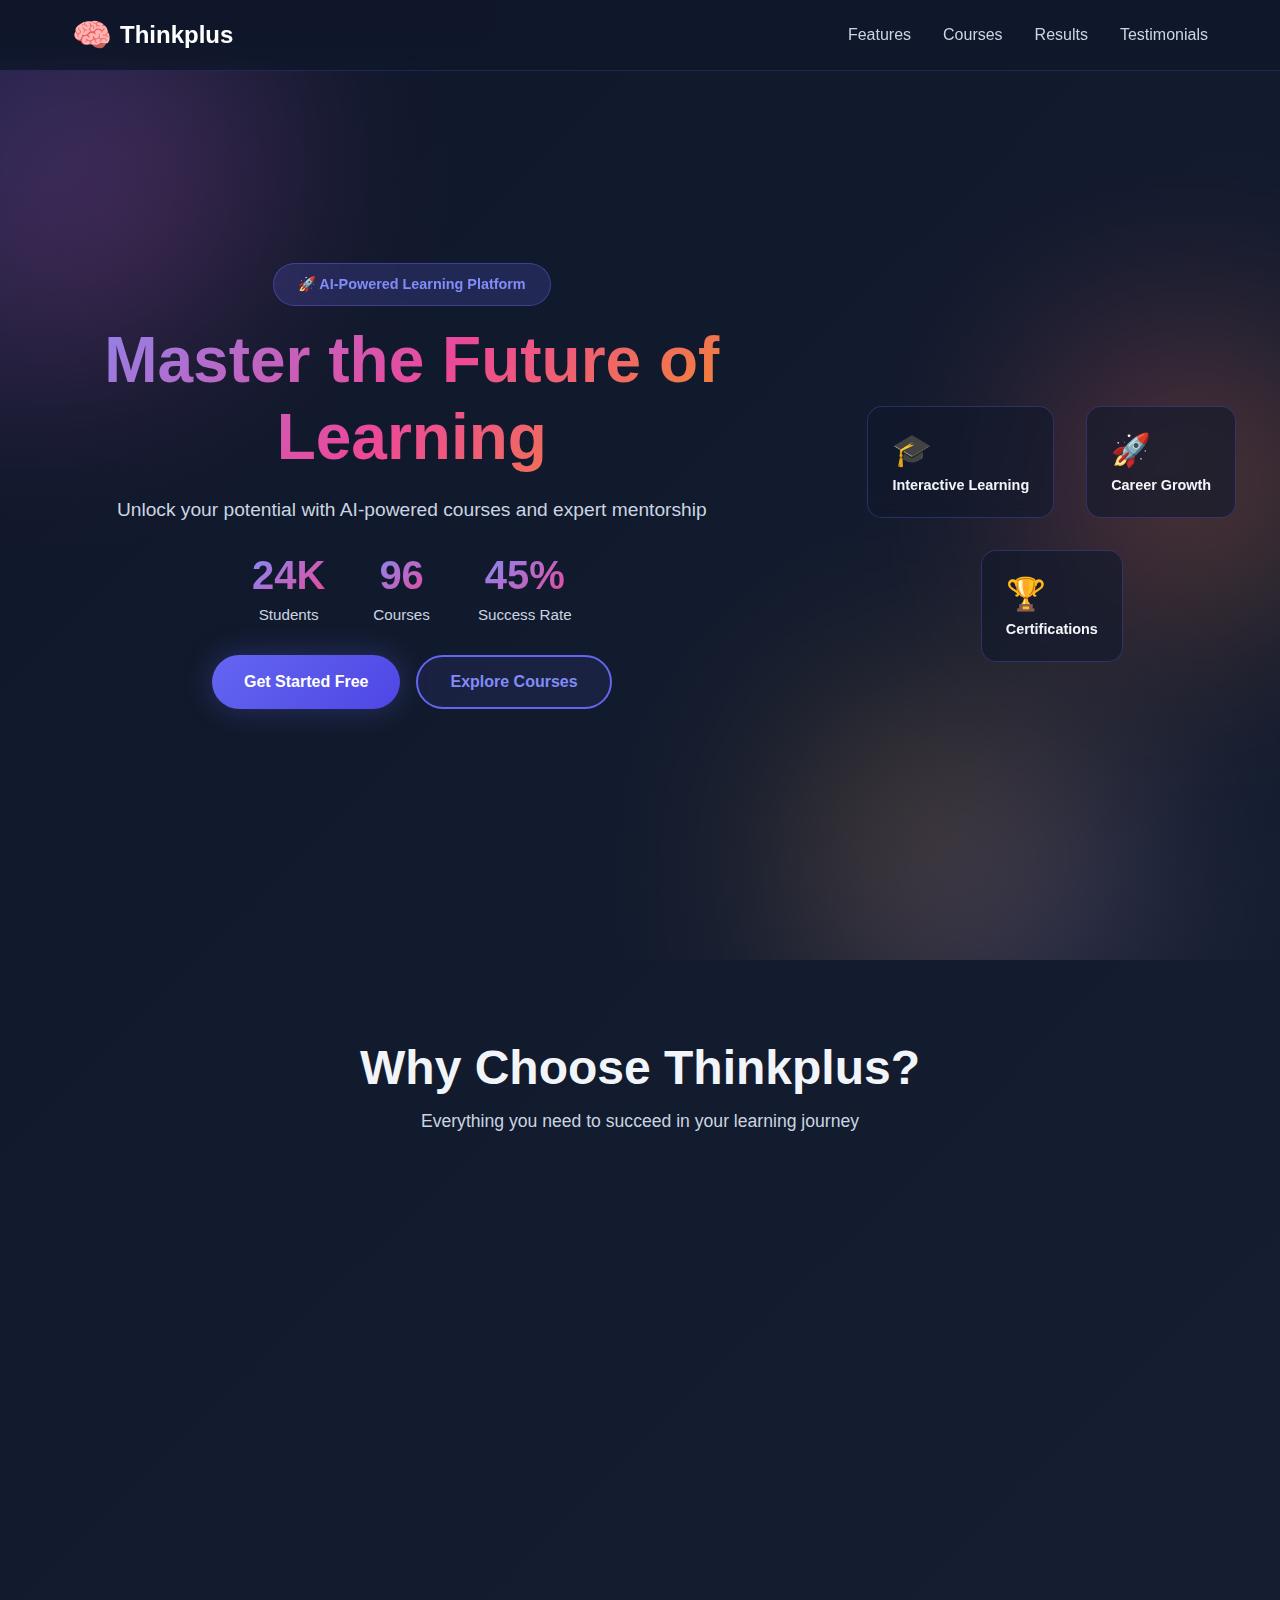
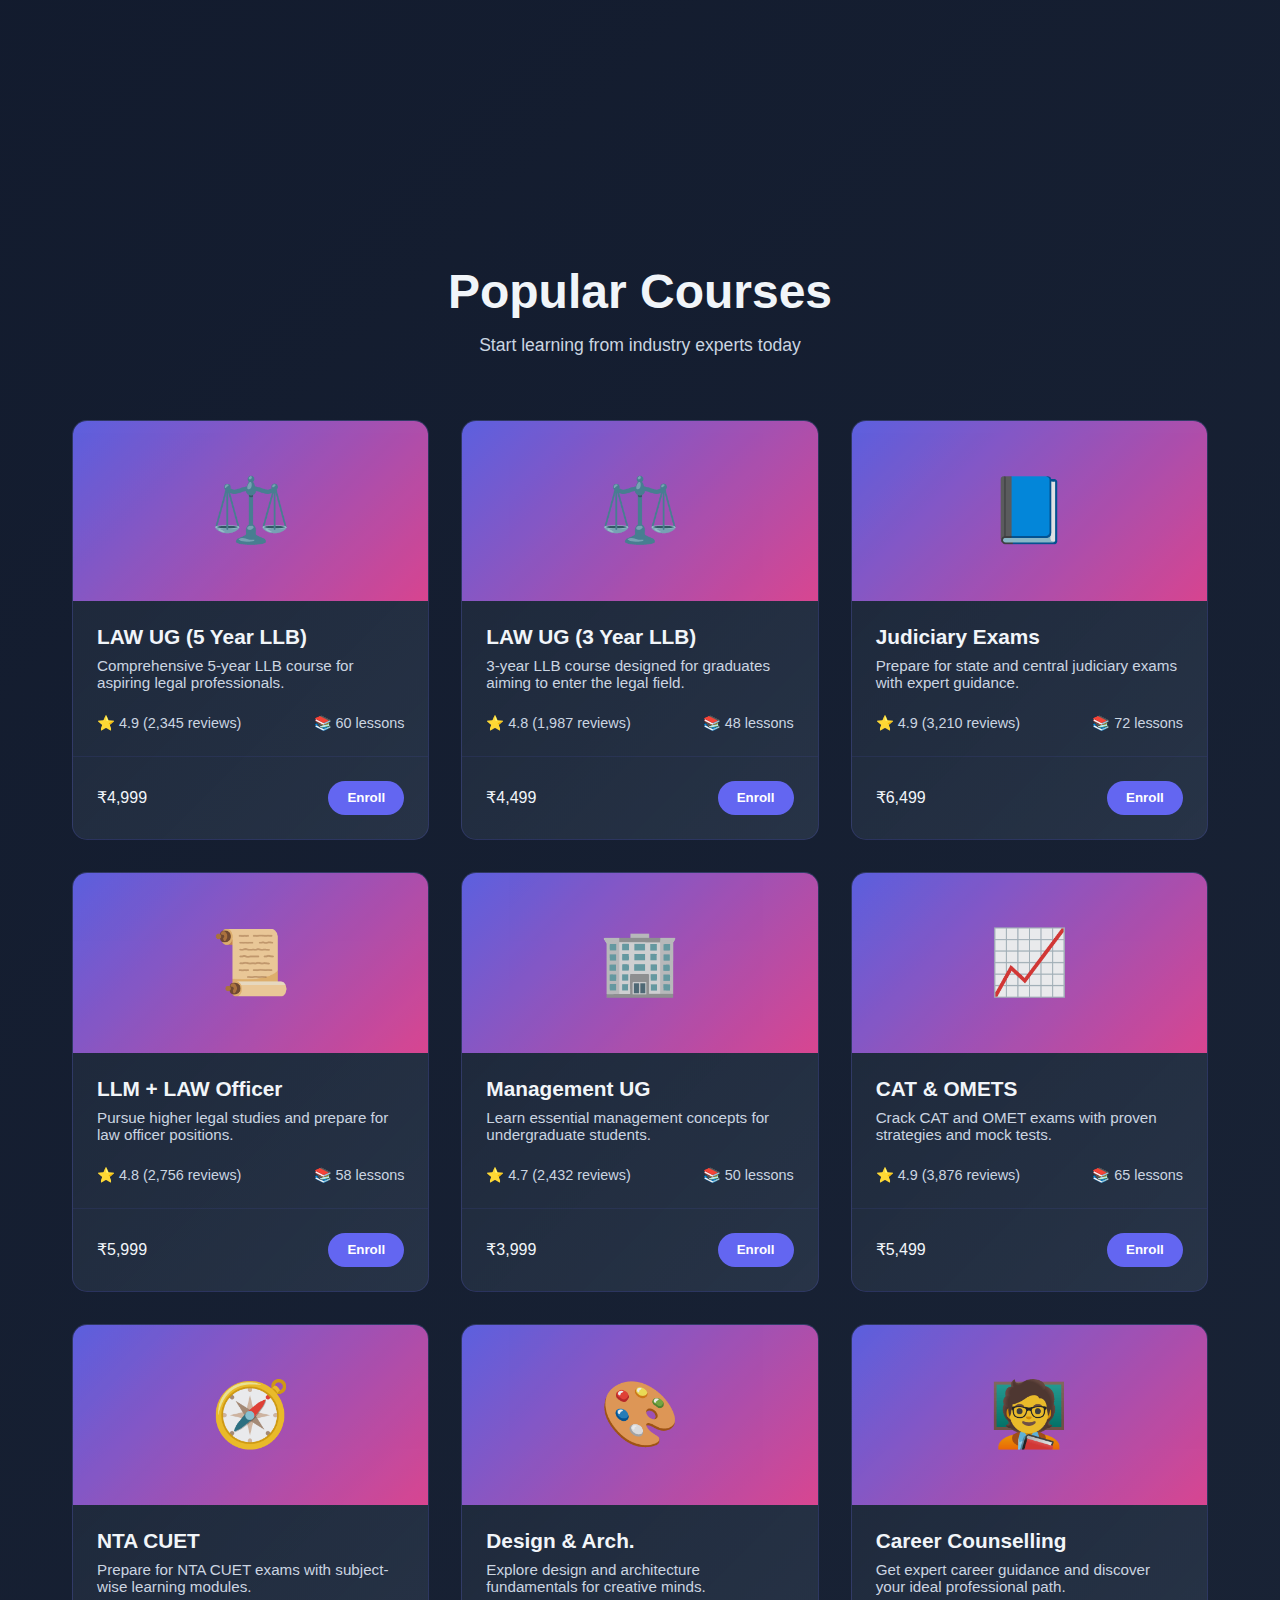
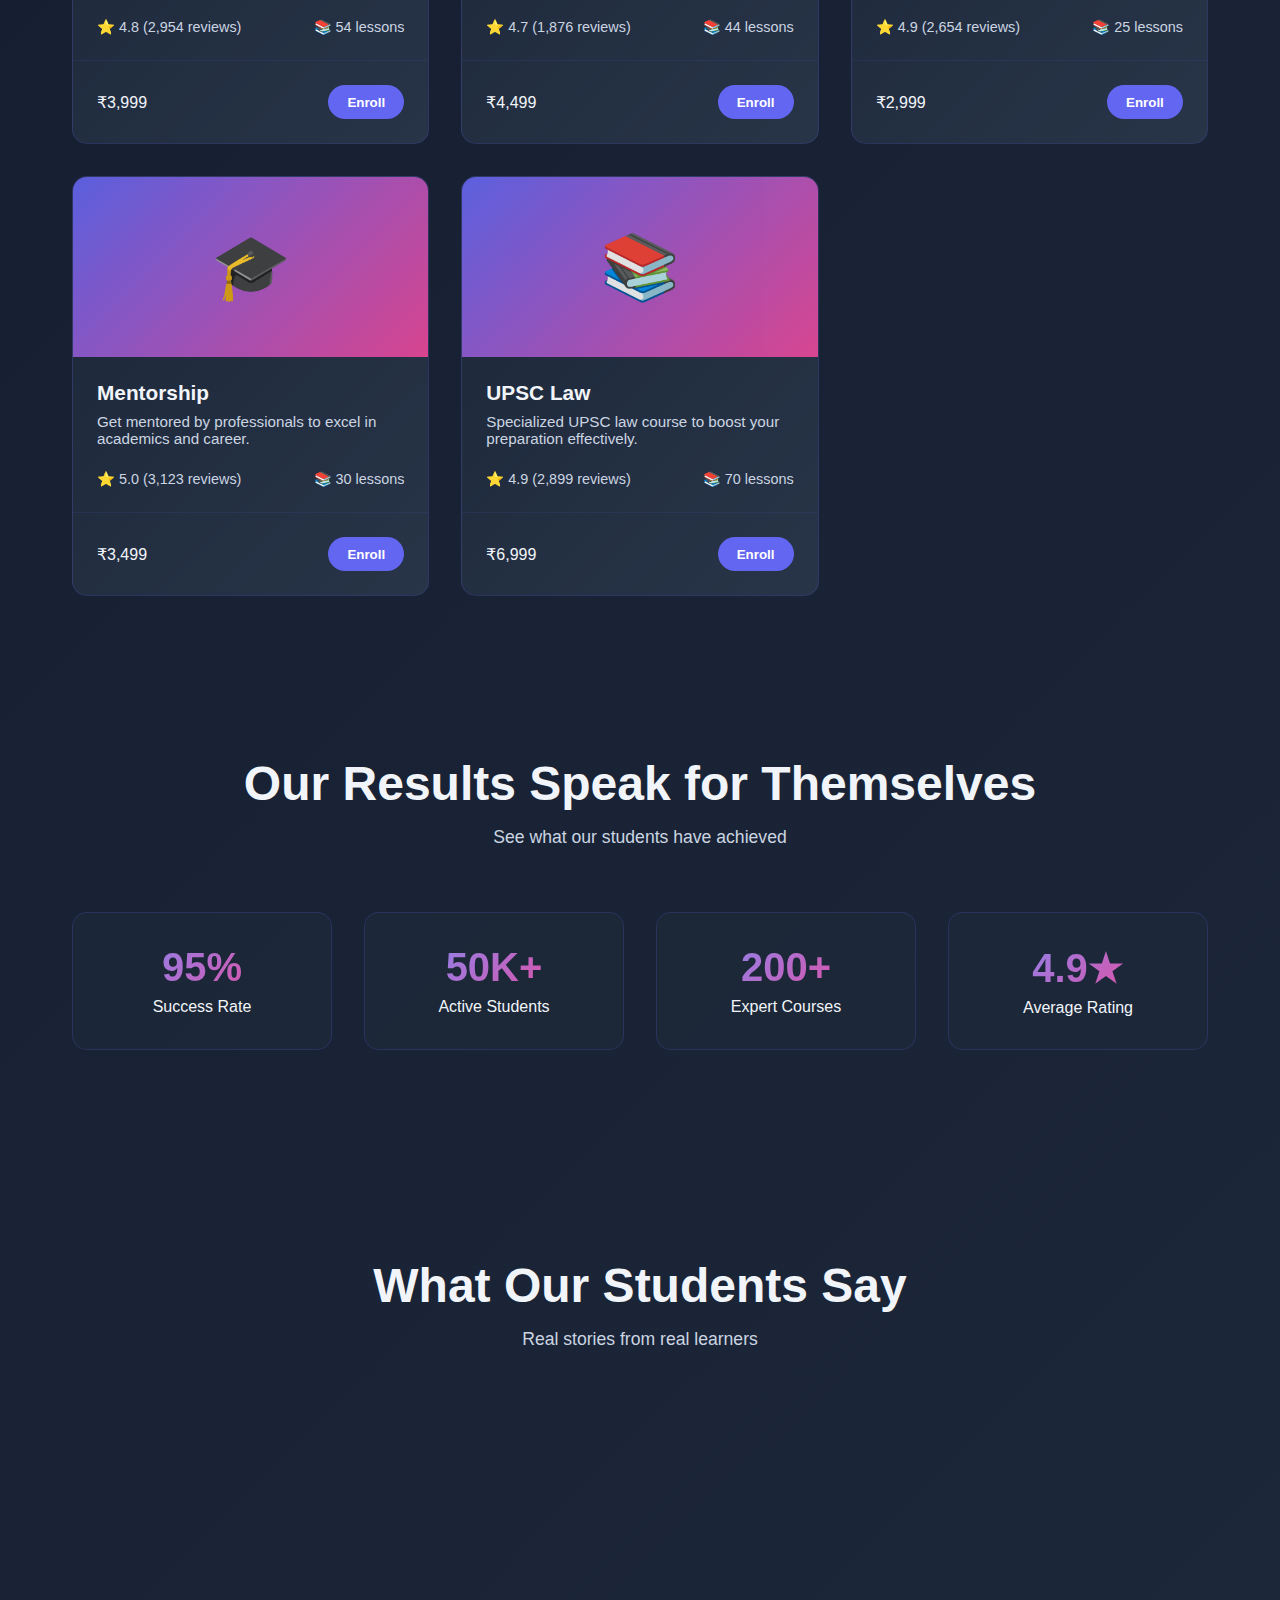
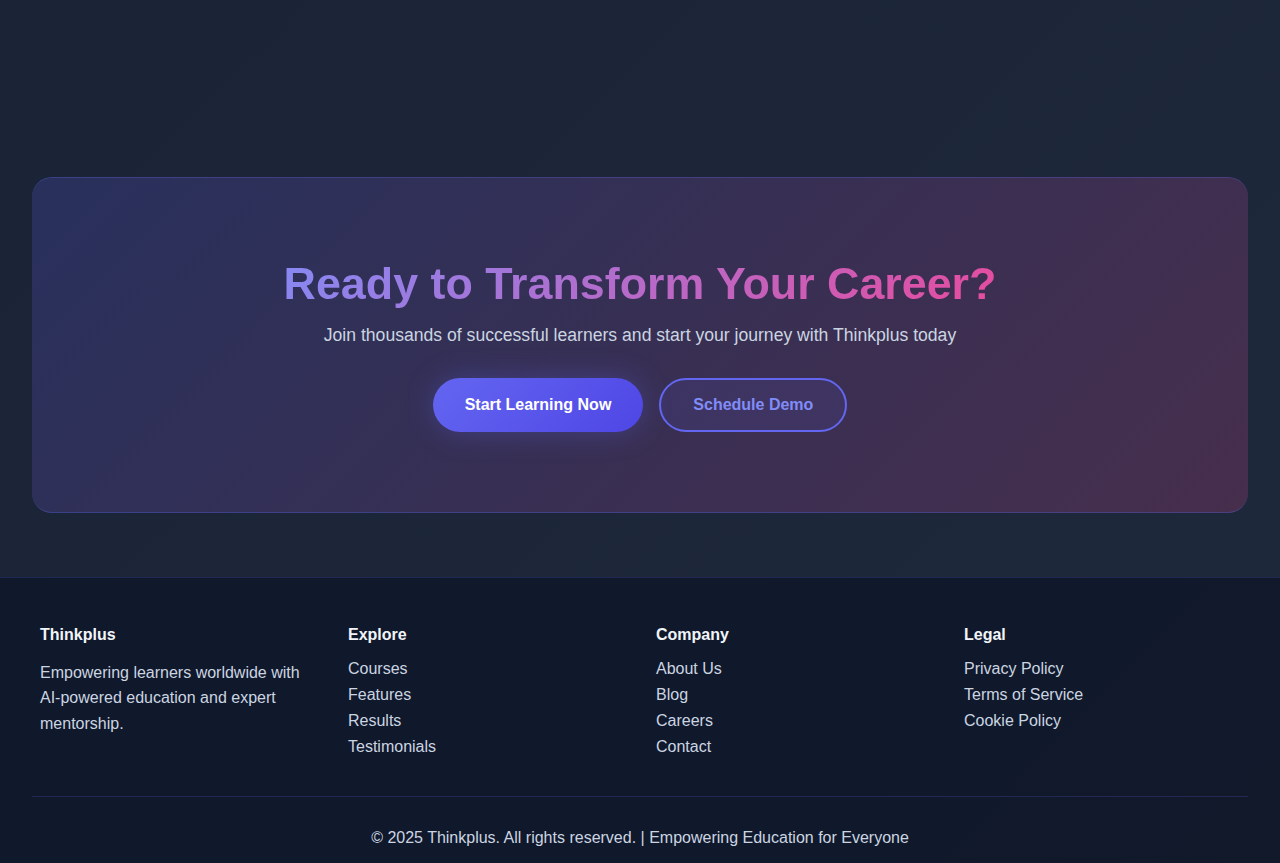
<file: index.html>
<!DOCTYPE html>
<html lang="en">
<head>
    <meta charset="UTF-8">
    <meta name="viewport" content="width=device-width, initial-scale=1.0">
    <title>Thinkplus - Master the Future of Learning</title>
    <link rel="stylesheet" href="styles.css">
</head>
<body>
    
    <nav class="navbar">
        <div class="nav-container">
            <a href="#" class="logo">
                <span class="logo-icon">🧠</span>
                <span>Thinkplus</span>
            </a>
            <ul class="nav-links">
                <li><a href="#features">Features</a></li>
                <li><a href="#courses">Courses</a></li>
                <li><a href="#results">Results</a></li>
                <li><a href="#testimonials">Testimonials</a></li>
            </ul>
            <button class="hamburger">
                <span></span>
                <span></span>
                <span></span>
            </button>
        </div>
    </nav>

    
    <section class="hero" id="hero">
        <div class="hero-background">
            <div class="gradient-blob blob-1"></div>
            <div class="gradient-blob blob-2"></div>
            <div class="gradient-blob blob-3"></div>
        </div>
        <div class="hero-content">
            <div class="hero-badge">🚀 AI-Powered Learning Platform</div>
            <h1 class="hero-title">Master the Future of <span class="gradient-text">Learning</span></h1>
            <p class="hero-subtitle">Unlock your potential with AI-powered courses and expert mentorship</p>
            
            
            <div class="hero-stats">
                <div class="stat">
                    <span class="stat-number" data-target="50000">0</span>
                    <span class="stat-label">Students</span>
                </div>
                <div class="stat">
                    <span class="stat-number" data-target="200">0</span>
                    <span class="stat-label">Courses</span>
                </div>
                <div class="stat">
                    <span class="stat-number" data-target="95">0</span>
                    <span class="stat-label">Success Rate</span>
                </div>
            </div>
            
            <div class="hero-buttons">
                <button class="btn btn-primary">Get Started Free</button>
                <a href="#courses"><button class="btn btn-secondary">Explore Courses</button></a>
            </div>
        </div>
        <div class="floating-cards">
            <div class="float-card card-1">
                <div class="card-icon">🎓</div>
                <p>Interactive Learning</p>
            </div>
            <div class="float-card card-2">
                <div class="card-icon">🚀</div>
                <p>Career Growth</p>
            </div>
            <div class="float-card card-3">
                <div class="card-icon">🏆</div>
                <p>Certifications</p>
            </div>
        </div>
    </section>

    
    <section class="features" id="features">
        <div class="section-header">
            <h2>Why Choose Thinkplus?</h2>
            <p>Everything you need to succeed in your learning journey</p>
        </div>
        <div class="features-grid">
            <div class="feature-card">
                <span class="feature-icon">🤖</span>
                <h3>AI Mentorship</h3>
                <p>Get personalized guidance from our advanced AI system that adapts to your learning style and pace.</p>
            </div>
            <div class="feature-card">
                <span class="feature-icon">📊</span>
                <h3>Progress Tracking</h3>
                <p>Real-time analytics and detailed progress reports to keep you motivated and on track.</p>
            </div>
            <div class="feature-card">
                <span class="feature-icon">🎯</span>
                <h3>Goal Setting</h3>
                <p>Set and achieve your learning goals with our intelligent goal management system.</p>
            </div>
            <div class="feature-card">
                <span class="feature-icon">👥</span>
                <h3>Community</h3>
                <p>Connect with thousands of learners, share knowledge, and grow together in our vibrant community.</p>
            </div>
            <div class="feature-card">
                <span class="feature-icon">📱</span>
                <h3>Learn Anywhere</h3>
                <p>Access courses on any device, anytime, anywhere. Learn at your own pace with offline support.</p>
            </div>
            <div class="feature-card">
                <span class="feature-icon">🏅</span>
                <h3>Certifications</h3>
                <p>Earn industry-recognized certificates that boost your career and professional profile.</p>
            </div>
        </div>
    </section>

    
   <section class="courses" id="courses">
  <div class="section-header">
    <h2>Popular Courses</h2>
    <p>Start learning from industry experts today</p>
  </div>
  <div class="courses-grid">

    <div class="course-card" data-course="law-ug-5yr">
      <div class="course-image">⚖️</div>
      <h3>LAW UG (5 Year LLB)</h3>
      <p class="course-desc">Comprehensive 5-year LLB course for aspiring legal professionals.</p>
      <div class="course-meta">
        <span>⭐ 4.9 (2,345 reviews)</span>
        <span>📚 60 lessons</span>
      </div>
      <div class="course-footer">
        <span>₹4,999</span>
        <button class="btn-course">Enroll</button>
      </div>
    </div>

    <div class="course-card" data-course="law-ug-3yr">
      <div class="course-image">⚖️</div>
      <h3>LAW UG (3 Year LLB)</h3>
      <p class="course-desc">3-year LLB course designed for graduates aiming to enter the legal field.</p>
      <div class="course-meta">
        <span>⭐ 4.8 (1,987 reviews)</span>
        <span>📚 48 lessons</span>
      </div>
      <div class="course-footer">
        <span>₹4,499</span>
        <button class="btn-course">Enroll</button>
      </div>
    </div>

    <div class="course-card" data-course="judiciary">
      <div class="course-image">📘</div>
      <h3>Judiciary Exams</h3>
      <p class="course-desc">Prepare for state and central judiciary exams with expert guidance.</p>
      <div class="course-meta">
        <span>⭐ 4.9 (3,210 reviews)</span>
        <span>📚 72 lessons</span>
      </div>
      <div class="course-footer">
        <span>₹6,499</span>
        <button class="btn-course">Enroll</button>
      </div>
    </div>

    <div class="course-card" data-course="llm-law-officer">
      <div class="course-image">📜</div>
      <h3>LLM + LAW Officer</h3>
      <p class="course-desc">Pursue higher legal studies and prepare for law officer positions.</p>
      <div class="course-meta">
        <span>⭐ 4.8 (2,756 reviews)</span>
        <span>📚 58 lessons</span>
      </div>
      <div class="course-footer">
        <span>₹5,999</span>
        <button class="btn-course">Enroll</button>
      </div>
    </div>

    <div class="course-card" data-course="management-ug">
      <div class="course-image">🏢</div>
      <h3>Management UG</h3>
      <p class="course-desc">Learn essential management concepts for undergraduate students.</p>
      <div class="course-meta">
        <span>⭐ 4.7 (2,432 reviews)</span>
        <span>📚 50 lessons</span>
      </div>
      <div class="course-footer">
        <span>₹3,999</span>
        <button class="btn-course">Enroll</button>
      </div>
    </div>

    <div class="course-card" data-course="cat-omets">
      <div class="course-image">📈</div>
      <h3>CAT & OMETS</h3>
      <p class="course-desc">Crack CAT and OMET exams with proven strategies and mock tests.</p>
      <div class="course-meta">
        <span>⭐ 4.9 (3,876 reviews)</span>
        <span>📚 65 lessons</span>
      </div>
      <div class="course-footer">
        <span>₹5,499</span>
        <button class="btn-course">Enroll</button>
      </div>
    </div>

    <div class="course-card" data-course="nta-cuet">
      <div class="course-image">🧭</div>
      <h3>NTA CUET</h3>
      <p class="course-desc">Prepare for NTA CUET exams with subject-wise learning modules.</p>
      <div class="course-meta">
        <span>⭐ 4.8 (2,954 reviews)</span>
        <span>📚 54 lessons</span>
      </div>
      <div class="course-footer">
        <span>₹3,999</span>
        <button class="btn-course">Enroll</button>
      </div>
    </div>

    <div class="course-card" data-course="design-arch">
      <div class="course-image">🎨</div>
      <h3>Design & Arch.</h3>
      <p class="course-desc">Explore design and architecture fundamentals for creative minds.</p>
      <div class="course-meta">
        <span>⭐ 4.7 (1,876 reviews)</span>
        <span>📚 44 lessons</span>
      </div>
      <div class="course-footer">
        <span>₹4,499</span>
        <button class="btn-course">Enroll</button>
      </div>
    </div>

    <div class="course-card" data-course="counselling">
      <div class="course-image">🧑‍🏫</div>
      <h3>Career Counselling</h3>
      <p class="course-desc">Get expert career guidance and discover your ideal professional path.</p>
      <div class="course-meta">
        <span>⭐ 4.9 (2,654 reviews)</span>
        <span>📚 25 lessons</span>
      </div>
      <div class="course-footer">
        <span>₹2,999</span>
        <button class="btn-course">Enroll</button>
      </div>
    </div>

    <div class="course-card" data-course="mentorship">
      <div class="course-image">🎓</div>
      <h3>Mentorship</h3>
      <p class="course-desc">Get mentored by professionals to excel in academics and career.</p>
      <div class="course-meta">
        <span>⭐ 5.0 (3,123 reviews)</span>
        <span>📚 30 lessons</span>
      </div>
      <div class="course-footer">
        <span>₹3,499</span>
        <button class="btn-course">Enroll</button>
      </div>
    </div>

    <div class="course-card" data-course="upsc-law">
      <div class="course-image">📚</div>
      <h3>UPSC Law</h3>
      <p class="course-desc">Specialized UPSC law course to boost your preparation effectively.</p>
      <div class="course-meta">
        <span>⭐ 4.9 (2,899 reviews)</span>
        <span>📚 70 lessons</span>
      </div>
      <div class="course-footer">
        <span>₹6,999</span>
        <button class="btn-course">Enroll</button>
      </div>
    </div>

  </div>
</section>



    
    <section class="results" id="results">
        <div class="section-header">
            <h2>Our Results Speak for Themselves</h2>
            <p>See what our students have achieved</p>
        </div>
        <div class="results-container">
            <div class="result-item">
                <div class="result-number">95%</div>
                <p>Success Rate</p>
            </div>
            <div class="result-item">
                <div class="result-number">50K+</div>
                <p>Active Students</p>
            </div>
            <div class="result-item">
                <div class="result-number">200+</div>
                <p>Expert Courses</p>
            </div>
            <div class="result-item">
                <div class="result-number">4.9★</div>
                <p>Average Rating</p>
            </div>
        </div>
    </section>

    
    <section class="testimonials" id="testimonials">
        <div class="section-header">
            <h2>What Our Students Say</h2>
            <p>Real stories from real learners</p>
        </div>
        <div class="testimonial-grid">
            <div class="feature-card">
                <p>"Thinkplus changed my career! The AI mentorship is incredible and the courses are super practical."</p>
                <div class="testimonial-author">
                    <div class="avatar">AK</div>
                    <div>
                        <strong>Arjun Kumar</strong>
                        <span>Software Engineer at Google</span>
                    </div>
                </div>
            </div>

            <div class="feature-card">
                <p>"I went from zero coding knowledge to landing my first dev job in 6 months. Best investment ever!"</p>
                <div class="testimonial-author">
                    <div class="avatar">RP</div>
                    <div>
                        <strong>Rohan Patel</strong>
                        <span>Full Stack Developer</span>
                    </div>
                </div>
            </div>

            <div class="feature-card">
                <p>"The community support and expert instructors made all the difference. Highly recommended!"</p>
                <div class="testimonial-author">
                    <div class="avatar">PR</div>
                    <div>
                        <strong>Priya Sharma</strong>
                        <span>Data Scientist at Microsoft</span>
                    </div>
                </div>
            </div>

            <div class="feature-card">
                <p>"Flexible learning, amazing content, and real-world projects. This is the future of education!"</p>
                <div class="testimonial-author">
                    <div class="avatar">VD</div>
                    <div>
                        <strong>Vikram Deshmukh</strong>
                        <span>Product Manager at Amazon</span>
                    </div>
                </div>
            </div>
        </div>
    </section>

    
    <div id="enrollmentModal" class="modal">
        <div class="modal-content">
            <span class="close">&times;</span>
            <h2>Enroll in Course</h2>
            <form id="enrollmentForm">
                <input type="text" id="studentName" placeholder="Full Name" required>
                <input type="email" id="studentEmail" placeholder="Email Address" required>
                <input type="tel" id="studentPhone" placeholder="Phone Number" required>
                <select id="courseSelect" required>
                    <option value="">Select a Course</option>
                </select>
                <button type="submit" class="btn btn-primary">Complete Enrollment</button>
            </form>
        </div>
    </div>

    
    <section class="cta">
        <div class="cta-content">
            <h2>Ready to Transform Your Career?</h2>
            <p>Join thousands of successful learners and start your journey with Thinkplus today</p>
            <div class="cta-buttons">
                <button class="btn btn-primary">Start Learning Now</button>
                <button class="btn btn-secondary">Schedule Demo</button>
            </div>
        </div>
    </section>

    
    <footer class="footer">
        <div class="footer-content">
            <div class="footer-section">
                <h4>Thinkplus</h4>
                <p>Empowering learners worldwide with AI-powered education and expert mentorship.</p>
            </div>
            <div class="footer-section">
                <h4>Explore</h4>
                <ul>
                    <li><a href="#courses">Courses</a></li>
                    <li><a href="#features">Features</a></li>
                    <li><a href="#results">Results</a></li>
                    <li><a href="#testimonials">Testimonials</a></li>
                </ul>
            </div>
            <div class="footer-section">
                <h4>Company</h4>
                <ul>
                    <li><a href="#">About Us</a></li>
                    <li><a href="#">Blog</a></li>
                    <li><a href="#">Careers</a></li>
                    <li><a href="#">Contact</a></li>
                </ul>
            </div>
            <div class="footer-section">
                <h4>Legal</h4>
                <ul>
                    <li><a href="#">Privacy Policy</a></li>
                    <li><a href="#">Terms of Service</a></li>
                    <li><a href="#">Cookie Policy</a></li>
                </ul>
            </div>
        </div>
        <div class="footer-bottom">
            <p>&copy; 2025 Thinkplus. All rights reserved. | Empowering Education for Everyone</p>
        </div>
    </footer>

    <script src="script.js"></script>
</body>
</html>
</file>
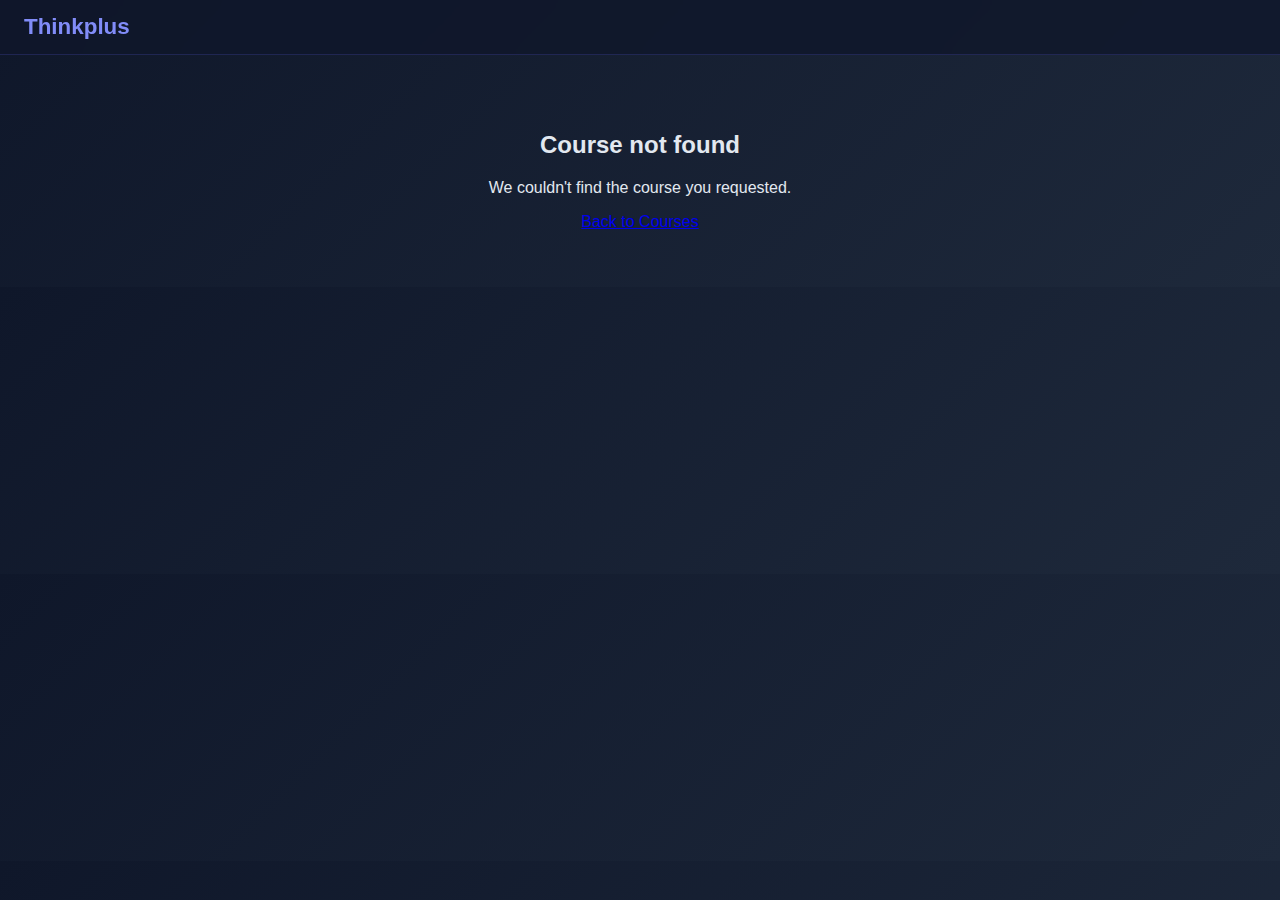
<file: course.html>
<!DOCTYPE html>
<html lang="en">
<head>
  <meta charset="utf-8" />
  <meta name="viewport" content="width=device-width,initial-scale=1" />
  <title>Course Details</title>
  <link rel="stylesheet" href="cstyles.css" />
</head>
<body>
  <header class="site-header">
    <div class="container">
      <a href="index.html" class="brand">Thinkplus</a>
    </div>
  </header>

  <main>
    <section class="course-hero">
      
      <div class="course-main">
        <div class="top">
          <div style="display:flex;gap:18px;align-items:flex-start;">
            <div class="course-thumb" id="course-thumb">📚</div>
            <div style="flex:1">
              <h1 class="course-title" id="course-title">Course Title</h1>
              <div class="course-meta" id="course-meta">⭐ 4.9 • 5,234 students • 60 lessons</div>
              <div class="instructor">
                <div class="avatar">IN</div>
                <div> 
                  <div id="instructor-name" style="font-weight:600">Instructor Name</div>
                  <div id="instructor-bio" style="font-size:13px;color:var(--text-muted)">Instructor title · 10 courses</div>
                </div>
              </div>
            </div>
          </div>
        </div>

        <div class="section" id="what-you-learn">
          <h3>What you'll learn</h3>
          <ul id="learn-list"></ul>
        </div>

        <div class="section" id="curriculum">
          <h3>Curriculum</h3>
          <div id="curriculum-list"></div>
        </div>

        <div class="section" id="description">
          <h3>Course description</h3>
          <p id="course-desc"></p>
        </div>

        <div class="section" id="reviews">
          <h3>Reviews</h3>
          <div id="reviews-list"></div>
        </div>
      </div>

      
      <aside class="course-sidebar">
        <div id="sidebar-thumb" style="margin-bottom:12px;"></div>
        <div class="price" id="course-price">₹0</div>
        <button id="enroll-cta" class="btn-enroll">Enroll now</button>
        <p style="font-size:13px;color:var(--text-muted);margin-top:8px">30-day money-back guarantee</p>

        <div style="margin-top:14px;font-size:13px;color:var(--text-muted);text-align:left;">
          <div><strong>Level:</strong> <span id="course-level">All Levels</span></div>
          <div><strong>Language:</strong> <span id="course-language">English</span></div>
          <div><strong>Subtitles:</strong> <span id="course-subtitles">English</span></div>
        </div>
      </aside>
    </section>
  </main>

  <script src="course-data.js"></script>
  <script src="course-page.js"></script>
</body>
</html>
</file>
<file: styles.css>
* {
  margin: 0;
  padding: 0;
  box-sizing: border-box;
}

:root {
  --primary: #6366f1;
  --primary-light: #818cf8;
  --primary-dark: #4f46e5;
  --secondary: #ec4899;
  --accent: #f59e0b;
  --dark: #0f172a;
  --dark-light: #1e293b;
  --dark-lighter: #334155;
  --light: #f1f5f9;
  --light-dark: #e2e8f0;
  --white: #ffffff;
  --text: #f1f5f9;
  --text-muted: #cbd5e1;
  --success: #10b981;
  --warning: #f59e0b;
}

html {
  scroll-behavior: smooth;
}

body {
  font-family: "Segoe UI", Tahoma, Geneva, Verdana, sans-serif;
  background: linear-gradient(135deg, var(--dark) 0%, var(--dark-light) 100%);
  color: var(--text);
  overflow-x: hidden;
}


.navbar {
  position: fixed;
  top: 0;
  width: 100%;
  background: rgba(15, 23, 42, 0.8);
  backdrop-filter: blur(10px);
  border-bottom: 1px solid rgba(99, 102, 241, 0.2);
  z-index: 1000;
  transition: all 0.3s ease;
}

.nav-container {
  max-width: 1200px;
  margin: 0 auto;
  padding: 1rem 2rem;
  display: flex;
  justify-content: space-between;
  align-items: center;
}

.logo {
  display: flex;
  align-items: center;
  gap: 0.5rem;
  font-size: 1.5rem;
  font-weight: 700;
  color: var(--white);
  text-decoration: none;
}

.logo-icon {
  font-size: 2rem;
  animation: float 3s ease-in-out infinite;
}

.nav-links {
  display: flex;
  gap: 2rem;
  list-style: none;
}

.nav-links a {
  color: var(--text-muted);
  text-decoration: none;
  transition: all 0.3s ease;
  font-weight: 500;
}

.nav-links a:hover {
  color: var(--primary);
}

.hamburger {
  display: none;
  flex-direction: column;
  background: none;
  border: none;
  cursor: pointer;
  gap: 0.5rem;
}

.hamburger span {
  width: 25px;
  height: 3px;
  background: var(--white);
  border-radius: 2px;
  transition: all 0.3s ease;
}


.hero {
  position: relative;
  min-height: 100vh;
  display: flex;
  align-items: center;
  justify-content: center;
  margin-top: 60px;
  overflow: hidden;
}

.hero-background {
  position: absolute;
  top: 0;
  left: 0;
  width: 100%;
  height: 100%;
  z-index: -1;
}

.gradient-blob {
  position: absolute;
  border-radius: 40% 60% 70% 30% / 40% 50% 60% 50%;
  filter: blur(100px);
  opacity: 0.3;
  animation: morph 8s ease-in-out infinite;
}

.blob-1 {
  width: 400px;
  height: 400px;
  background: linear-gradient(135deg, var(--primary), var(--secondary));
  top: -10%;
  left: -10%;
  animation-delay: 0s;
}

.blob-2 {
  width: 300px;
  height: 300px;
  background: linear-gradient(135deg, var(--secondary), var(--accent));
  top: 30%;
  right: -5%;
  animation-delay: 2s;
}

.blob-3 {
  width: 350px;
  height: 350px;
  background: linear-gradient(135deg, var(--accent), var(--primary));
  bottom: -10%;
  right: 10%;
  animation-delay: 4s;
}

.hero-content {
  position: relative;
  z-index: 1;
  text-align: center;
  max-width: 900px;
  padding: 2rem;
  animation: slideInUp 0.8s ease;
}

.hero-badge {
  display: inline-block;
  padding: 0.75rem 1.5rem;
  background: rgba(99, 102, 241, 0.2);
  border: 1px solid rgba(99, 102, 241, 0.4);
  border-radius: 50px;
  color: var(--primary-light);
  font-size: 0.9rem;
  font-weight: 600;
  margin-bottom: 1rem;
  backdrop-filter: blur(10px);
}

.hero-title {
  font-size: clamp(2.5rem, 8vw, 4rem);
  font-weight: 800;
  margin-bottom: 1.5rem;
  background: linear-gradient(135deg, var(--primary-light), var(--secondary), var(--accent));
  -webkit-background-clip: text;
  -webkit-text-fill-color: transparent;
  background-clip: text;
  line-height: 1.2;
}

.hero-subtitle {
  font-size: 1.2rem;
  color: var(--text-muted);
  margin-bottom: 2rem;
  max-width: 600px;
  margin-left: auto;
  margin-right: auto;
}

.hero-buttons {
  display: flex;
  gap: 1rem;
  justify-content: center;
  flex-wrap: wrap;
  margin-bottom: 3rem;
}


.hero-stats {
  display: flex;
  justify-content: center;
  gap: 3rem;
  flex-wrap: wrap;
  margin-bottom: 2rem;
}

.stat {
  text-align: center;
}

.stat-number {
  display: block;
  font-size: 2.5rem;
  font-weight: 700;
  background: linear-gradient(135deg, var(--primary-light), var(--secondary));
  -webkit-background-clip: text;
  -webkit-text-fill-color: transparent;
  background-clip: text;
  margin-bottom: 0.5rem;
}

.stat-label {
  display: block;
  color: var(--text-muted);
  font-size: 0.95rem;
}

.btn {
  padding: 1rem 2rem;
  border: none;
  border-radius: 50px;
  font-size: 1rem;
  font-weight: 600;
  cursor: pointer;
  transition: all 0.3s ease;
  display: inline-flex;
  align-items: center;
  gap: 0.5rem;
}

.btn-primary {
  background: linear-gradient(135deg, var(--primary), var(--primary-dark));
  color: var(--white);
  box-shadow: 0 0 30px rgba(99, 102, 241, 0.3);
}

.btn-primary:hover {
  transform: translateY(-2px);
  box-shadow: 0 0 40px rgba(99, 102, 241, 0.5);
}

.btn-secondary {
  background: rgba(99, 102, 241, 0.1);
  color: var(--primary-light);
  border: 2px solid var(--primary);
}

.btn-secondary:hover {
  background: rgba(99, 102, 241, 0.2);
  transform: translateY(-2px);
}

.floating-cards {
  display: flex;
  justify-content: center;
  gap: 2rem;
  flex-wrap: wrap;
  margin-top: 3rem;
}

.float-card {
  padding: 1.5rem;
  background: rgba(15, 23, 42, 0.6);
  border: 1px solid rgba(99, 102, 241, 0.3);
  border-radius: 15px;
  backdrop-filter: blur(10px);
  animation: float 4s ease-in-out infinite;
}

.card-2 {
  animation-delay: 0.5s;
}

.card-3 {
  animation-delay: 1s;
}

.card-icon {
  font-size: 2rem;
  margin-bottom: 0.5rem;
}

.float-card p {
  font-size: 0.9rem;
  font-weight: 600;
}


.stats-section {
  padding: 4rem 2rem;
  background: rgba(30, 41, 59, 0.5);
  border-top: 1px solid rgba(99, 102, 241, 0.1);
}

.stats-container {
  max-width: 1200px;
  margin: 0 auto;
  display: grid;
  grid-template-columns: repeat(auto-fit, minmax(200px, 1fr));
  gap: 2rem;
  text-align: center;
}

.stat-item {
  animation: slideInUp 0.8s ease forwards;
  opacity: 0;
}

.stat-item:nth-child(1) {
  animation-delay: 0.1s;
}
.stat-item:nth-child(2) {
  animation-delay: 0.2s;
}
.stat-item:nth-child(3) {
  animation-delay: 0.3s;
}
.stat-item:nth-child(4) {
  animation-delay: 0.4s;
}

.stat-number {
  font-size: 2.5rem;
  font-weight: 700;
  background: linear-gradient(135deg, var(--primary-light), var(--secondary));
  -webkit-background-clip: text;
  -webkit-text-fill-color: transparent;
  background-clip: text;
  margin-bottom: 0.5rem;
}

.stat-label {
  color: var(--text-muted);
  font-size: 0.95rem;
}


.features {
  padding: 5rem 2rem;
  max-width: 1200px;
  margin: 0 auto;
}

.section-header {
  text-align: center;
  margin-bottom: 4rem;
  animation: slideInUp 0.8s ease;
}

.section-header h2 {
  font-size: clamp(2rem, 5vw, 3rem);
  margin-bottom: 1rem;
}

.section-header p {
  color: var(--text-muted);
  font-size: 1.1rem;
}

.features-grid {
  display: grid;
  grid-template-columns: repeat(auto-fit, minmax(300px, 1fr));
  gap: 2rem;
}

.feature-card {
  padding: 2rem;
  background: rgba(30, 41, 59, 0.6);
  border: 1px solid rgba(99, 102, 241, 0.2);
  border-radius: 15px;
  transition: all 0.3s ease;
  animation: slideInUp 0.8s ease forwards;
  opacity: 0;
}

.feature-card:nth-child(1) {
  animation-delay: 0.1s;
}
.feature-card:nth-child(2) {
  animation-delay: 0.2s;
}
.feature-card:nth-child(3) {
  animation-delay: 0.3s;
}
.feature-card:nth-child(4) {
  animation-delay: 0.4s;
}
.feature-card:nth-child(5) {
  animation-delay: 0.5s;
}
.feature-card:nth-child(6) {
  animation-delay: 0.6s;
}

.feature-card:hover {
  transform: translateY(-10px);
  border-color: var(--primary);
  background: rgba(99, 102, 241, 0.1);
  box-shadow: 0 10px 40px rgba(99, 102, 241, 0.2);
}

.feature-icon {
  font-size: 2.5rem;
  margin-bottom: 1rem;
  display: block;
}

.feature-card h3 {
  font-size: 1.3rem;
  margin-bottom: 0.5rem;
}

.feature-card p {
  color: var(--text-muted);
  line-height: 1.6;
}


.courses {
  padding: 5rem 2rem;
  max-width: 1200px;
  margin: 0 auto;
  
  background: transparent;
  position: relative;
  z-index: 1;
}

.courses-grid {
  display: grid;
  grid-template-columns: repeat(auto-fit, minmax(300px, 1fr));
  gap: 2rem;
}

.course-card {
  background: linear-gradient(135deg, rgba(30, 41, 59, 0.8), rgba(51, 65, 85, 0.6));
  border: 1px solid rgba(99, 102, 241, 0.2);
  border-radius: 15px;
  overflow: hidden;
  transition: all 0.3s ease;
  
  animation: slideInUp 0.8s ease forwards;
  opacity: 1;
  display: block;
}

.course-card:nth-child(1) {
  animation-delay: 0.1s;
}
.course-card:nth-child(2) {
  animation-delay: 0.2s;
}
.course-card:nth-child(3) {
  animation-delay: 0.3s;
}
.course-card:nth-child(4) {
  animation-delay: 0.4s;
}
.course-card:nth-child(5) {
  animation-delay: 0.5s;
}
.course-card:nth-child(6) {
  animation-delay: 0.6s;
}

.course-card:hover {
  transform: translateY(-10px);
  border-color: var(--primary);
  box-shadow: 0 10px 40px rgba(99, 102, 241, 0.3);
}

.course-image {
  height: 180px;
  background: linear-gradient(135deg, var(--primary), var(--secondary));
  display: flex;
  align-items: center;
  justify-content: center;
  font-size: 4rem;
  opacity: 0.9;
}

.course-card h3 {
  padding: 1.5rem 1.5rem 0.5rem;
  font-size: 1.3rem;
}

.course-desc {
  padding: 0 1.5rem;
  color: var(--text-muted);
  font-size: 0.95rem;
}

.course-meta {
  padding: 1.5rem;
  display: flex;
  justify-content: space-between;
  color: var(--text-muted);
  font-size: 0.9rem;
}

.course-footer {
  padding: 1.5rem;
  display: flex;
  justify-content: space-between;
  align-items: center;
  border-top: 1px solid rgba(99, 102, 241, 0.1);
}

.btn-course {
  padding: 0.6rem 1.2rem;
  background: var(--primary);
  color: var(--white);
  border: none;
  border-radius: 25px;
  cursor: pointer;
  font-weight: 600;
  transition: all 0.3s ease;
}

.btn-course:hover {
  background: var(--primary-dark);
  transform: translateY(-2px);
  box-shadow: 0 5px 15px rgba(99, 102, 241, 0.3);
}


.testimonials {
  padding: 3rem 0;
}

.testimonials h3 {
  font-size: 2rem;
  text-align: center;
  margin-bottom: 3rem;
}

.testimonial-grid {
  display: grid;
  grid-template-columns: repeat(auto-fit, minmax(280px, 1fr));
  gap: 2rem;
}

.testimonial-author {
  display: flex;
  align-items: center;
  gap: 1rem;
  margin-top: 1.5rem;
}

.avatar {
  width: 50px;
  height: 50px;
  border-radius: 50%;
  display: flex;
  align-items: center;
  justify-content: center;
  background: linear-gradient(135deg, var(--primary), var(--secondary));
  font-weight: 600;
  flex-shrink: 0;
}

.testimonial-author strong {
  display: block;
  margin-bottom: 0.25rem;
}

.testimonial-author span {
  color: var(--text-muted);
  font-size: 0.85rem;
}


.cta {
  padding: 5rem 2rem;
  background: linear-gradient(135deg, rgba(99, 102, 241, 0.2), rgba(236, 72, 153, 0.2));
  border-top: 1px solid rgba(99, 102, 241, 0.3);
  border-bottom: 1px solid rgba(99, 102, 241, 0.3);
  margin: 4rem 2rem;
  border-radius: 20px;
}

.cta-content {
  max-width: 800px;
  margin: 0 auto;
  text-align: center;
  animation: slideInUp 0.8s ease;
}

.cta-content h2 {
  font-size: clamp(1.8rem, 5vw, 2.8rem);
  margin-bottom: 1rem;
  background: linear-gradient(135deg, var(--primary-light), var(--secondary));
  -webkit-background-clip: text;
  -webkit-text-fill-color: transparent;
  background-clip: text;
}

.cta-content p {
  color: var(--text-muted);
  font-size: 1.1rem;
  margin-bottom: 2rem;
}

.cta-buttons {
  display: flex;
  gap: 1rem;
  justify-content: center;
  flex-wrap: wrap;
}


.results {
  padding: 5rem 2rem;
  max-width: 1200px;
  margin: 0 auto;
}

.results-container {
  display: grid;
  grid-template-columns: repeat(auto-fit, minmax(200px, 1fr));
  gap: 2rem;
  margin-bottom: 5rem;
  animation: slideInUp 0.8s ease;
}

.result-item {
  text-align: center;
  padding: 2rem;
  background: rgba(30, 41, 59, 0.6);
  border: 1px solid rgba(99, 102, 241, 0.2);
  border-radius: 15px;
  transition: all 0.3s ease;
}

.result-item:hover {
  transform: translateY(-5px);
  border-color: var(--primary);
  background: rgba(99, 102, 241, 0.1);
}

.result-number {
  font-size: 2.5rem;
  font-weight: 700;
  background: linear-gradient(135deg, var(--primary-light), var(--secondary));
  -webkit-background-clip: text;
  -webkit-text-fill-color: transparent;
  background-clip: text;
  margin-bottom: 0.5rem;
}

.nav-buttons {
  display: flex;
  gap: 1rem;
}

.btn-login,
.btn-signup {
  padding: 0.6rem 1.5rem;
  border: none;
  border-radius: 25px;
  cursor: pointer;
  font-weight: 600;
  transition: all 0.3s ease;
}

.btn-login {
  background: transparent;
  color: var(--text-muted);
}

.btn-login:hover {
  color: var(--primary);
}

.btn-signup {
  background: linear-gradient(135deg, var(--primary), var(--primary-dark));
  color: var(--white);
}

.btn-signup:hover {
  transform: translateY(-2px);
  box-shadow: 0 5px 15px rgba(99, 102, 241, 0.3);
}


.footer {
  background: rgba(15, 23, 42, 0.9);
  border-top: 1px solid rgba(99, 102, 241, 0.2);
  padding: 3rem 2rem 1rem;
}

.footer-content {
  max-width: 1200px;
  margin: 0 auto;
  display: grid;
  grid-template-columns: repeat(auto-fit, minmax(200px, 1fr));
  gap: 2rem;
  margin-bottom: 2rem;
}

.footer-section h4 {
  margin-bottom: 1rem;
}

.footer-section p {
  color: var(--text-muted);
  line-height: 1.6;
}

.footer-section ul {
  list-style: none;
}

.footer-section ul li {
  margin-bottom: 0.5rem;
}

.footer-section a {
  color: var(--text-muted);
  text-decoration: none;
  transition: color 0.3s ease;
}

.footer-section a:hover {
  color: var(--primary-light);
}

.social-links {
  display: flex;
  gap: 1.5rem;
}

.footer-bottom {
  text-align: center;
  padding-top: 2rem;
  border-top: 1px solid rgba(99, 102, 241, 0.2);
  color: var(--text-muted);
}


@keyframes float {
  0%,
  100% {
    transform: translateY(0px);
  }
  50% {
    transform: translateY(-20px);
  }
}

@keyframes morph {
  0%,
  100% {
    border-radius: 40% 60% 70% 30% / 40% 50% 60% 50%;
  }
  50% {
    border-radius: 30% 70% 70% 30% / 30% 30% 70% 70%;
  }
}

@keyframes slideInUp {
  from {
    opacity: 0;
    transform: translateY(30px);
  }
  to {
    opacity: 1;
    transform: translateY(0);
  }
}


@media (max-width: 768px) {
  .nav-links {
    position: absolute;
    top: 70px;
    left: 0;
    flex-direction: column;
    gap: 1rem;
    background: rgba(15, 23, 42, 0.95);
    padding: 2rem;
    width: 100%;
    max-height: 0;
    overflow: hidden;
    transition: max-height 0.3s ease;
    border-bottom: 1px solid rgba(99, 102, 241, 0.2);
  }

  .nav-links.active {
    max-height: 500px;
  }

  .hamburger {
    display: flex;
  }

  .hero-buttons {
    flex-direction: column;
    gap: 1rem;
  }

  .btn {
    width: 100%;
    justify-content: center;
  }

  .stats-container {
    grid-template-columns: repeat(2, 1fr);
    gap: 1.5rem;
  }

  .floating-cards {
    gap: 1rem;
  }

  .cta-section {
    margin: 2rem 1rem;
  }

  .footer-content {
    grid-template-columns: 1fr;
  }
}

@media (max-width: 480px) {
  .hero-title {
    font-size: 2rem;
  }

  .hero-subtitle {
    font-size: 1rem;
  }

  .stats-container {
    grid-template-columns: 1fr;
  }

  .float-card {
    padding: 1rem;
  }

  .courses-grid {
    grid-template-columns: 1fr;
  }

  .testimonials-grid {
    grid-template-columns: 1fr;
  }
}


.modal {
  display: none;
  position: fixed;
  z-index: 3000;
  left: 0;
  top: 0;
  width: 100%;
  height: 100%;
  background-color: rgba(0, 0, 0, 0.8);
  backdrop-filter: blur(5px);
}

.modal-content {
  background: linear-gradient(135deg, rgba(30, 41, 59, 0.95), rgba(51, 65, 85, 0.95));
  margin: 10% auto;
  padding: 2rem;
  border: 1px solid rgba(99, 102, 241, 0.3);
  border-radius: 15px;
  width: 90%;
  max-width: 500px;
  box-shadow: 0 10px 50px rgba(99, 102, 241, 0.3);
  animation: slideInUp 0.3s ease;
}

.modal-content h2 {
  margin-bottom: 1.5rem;
  color: var(--white);
}

.close {
  color: var(--text-muted);
  float: right;
  font-size: 2rem;
  font-weight: bold;
  cursor: pointer;
  transition: color 0.3s ease;
}

.close:hover {
  color: var(--primary);
}

#enrollmentForm {
  display: flex;
  flex-direction: column;
  gap: 1rem;
}

#enrollmentForm input,
#enrollmentForm select {
  padding: 0.8rem;
  background: rgba(15, 23, 42, 0.6);
  border: 1px solid rgba(99, 102, 241, 0.3);
  border-radius: 8px;
  color: var(--text);
  font-size: 1rem;
  transition: all 0.3s ease;
}

#enrollmentForm input:focus,
#enrollmentForm select:focus {
  outline: none;
  border-color: var(--primary);
  background: rgba(99, 102, 241, 0.1);
  box-shadow: 0 0 10px rgba(99, 102, 241, 0.2);
}

#enrollmentForm button {
  margin-top: 1rem;
}


.enrolled-section {
  padding: 3rem 2rem;
  max-width: 1200px;
  margin: 0 auto;
  background: rgba(30, 41, 59, 0.3);
  border-radius: 15px;
  margin-top: 3rem;
}

.enrolled-section h3 {
  color: var(--primary-light);
  margin-bottom: 1.5rem;
  font-size: 1.3rem;
}

.enrolled-courses {
  display: grid;
  grid-template-columns: repeat(auto-fit, minmax(250px, 1fr));
  gap: 1.5rem;
}

.enrolled-item {
  padding: 1.5rem;
  background: rgba(99, 102, 241, 0.1);
  border: 1px solid rgba(99, 102, 241, 0.3);
  border-radius: 10px;
  display: flex;
  justify-content: space-between;
  align-items: center;
}

.enrolled-item strong {
  color: var(--primary-light);
}

.enrolled-item .remove-btn {
  padding: 0.5rem 1rem;
  background: rgba(236, 72, 153, 0.2);
  border: 1px solid var(--secondary);
  color: var(--secondary);
  border-radius: 5px;
  cursor: pointer;
  transition: all 0.3s ease;
}

.enrolled-item .remove-btn:hover {
  background: rgba(236, 72, 153, 0.3);
}
</file>
<file: cstyles.css>
:root {
  --primary: #6366f1;
  --primary-light: #818cf8;
  --primary-dark: #4f46e5;
  --secondary: #3b82f6;
  --accent: #f59e0b;
  --warning: #fbbf24;
  --dark: #0f172a;
  --dark-light: #1e293b;
  --text: #e2e8f0;
  --text-muted: #94a3b8;
  --white: #ffffff;
}


body {
  font-family: "Segoe UI", Tahoma, Geneva, Verdana, sans-serif;
  background: linear-gradient(135deg, var(--dark) 0%, var(--dark-light) 100%);
  color: var(--text);
  margin: 0;
  overflow-x: hidden;
}


.site-header {
  background: rgba(15, 23, 42, 0.8);
  backdrop-filter: blur(10px);
  border-bottom: 1px solid rgba(99, 102, 241, 0.2);
  padding: 14px 0;
  position: sticky;
  top: 0;
  z-index: 1000;
}
.site-header .brand {
  font-size: 1.4rem;
  font-weight: 700;
  color: var(--primary-light);
  text-decoration: none;
  margin-left: 1.5rem;
}


.course-hero {
  display: grid;
  grid-template-columns: 1fr 320px;
  gap: 24px;
  max-width: 1200px;
  margin: 80px auto;
  padding: 0 16px;
  align-items: start;
}


.course-main {
  background: rgba(30, 41, 59, 0.6);
  padding: 24px;
  border-radius: 12px;
  box-shadow: 0 8px 24px rgba(99, 102, 241, 0.2);
  border: 1px solid rgba(99, 102, 241, 0.2);
}


.course-sidebar {
  position: sticky;
  top: 20px;
  background: rgba(30, 41, 59, 0.8);
  border-radius: 12px;
  padding: 20px;
  box-shadow: 0 8px 24px rgba(99, 102, 241, 0.2);
  border: 1px solid rgba(99, 102, 241, 0.2);
  text-align: center;
}
.sidebar-thumb {
  margin-bottom: 12px;
}


.course-thumb {
  width: 60%;
  height: 240px;
  background: linear-gradient(135deg, var(--primary), var(--secondary));
  border-radius: 10px;
  display: flex;
  align-items: center;
  justify-content: center;
  font-size: 48px;
  color: var(--white);
  object-fit: cover;
  overflow: hidden;
}
.course-title {
  font-size: 28px;
  font-weight: 700;
  margin: 12px 0;
  color: var(--white);
}
.course-meta {
  display: flex;
  gap: 12px;
  align-items: center;
  color: var(--text-muted);
  font-size: 15px;
  margin-bottom: 12px;
}
.instructor {
  display: flex;
  gap: 12px;
  align-items: center;
  margin: 12px 0;
}
.instructor img {
  width: 44px;
  height: 44px;
  border-radius: 50%;
  object-fit: cover;
  border: 2px solid var(--primary);
}
.instructor-name {
  font-weight: 600;
  color: var(--text);
}
.instructor-bio {
  font-size: 13px;
  color: var(--text-muted);
}


.price {
  font-size: 24px;
  font-weight: 700;
  color: var(--primary-light);
  margin: 12px 0;
}
.btn-enroll {
  display: inline-block;
  width: 100%;
  padding: 12px 16px;
  border-radius: 8px;
  background: linear-gradient(135deg, var(--primary), var(--primary-dark));
  color: var(--white);
  border: none;
  cursor: pointer;
  font-weight: 600;
  text-decoration: none;
  transition: 0.3s;
  box-shadow: 0 0 20px rgba(99, 102, 241, 0.3);
}
.btn-enroll:hover {
  transform: translateY(-3px);
  box-shadow: 0 0 30px rgba(99, 102, 241, 0.5);
}
.guarantee {
  font-size: 13px;
  color: var(--text-muted);
  margin-top: 8px;
}
.sidebar-meta {
  margin-top: 14px;
  font-size: 13px;
  color: var(--text-muted);
  text-align: left;
}


.section {
  margin-top: 20px;
  padding-top: 10px;
  border-top: 1px solid rgba(99, 102, 241, 0.2);
}
.section h3 {
  color: var(--primary-light);
  font-size: 20px;
  font-weight: 600;
  margin-bottom: 10px;
}


ul#learn-list {
  list-style: none;
  padding: 0;
}
#learn-list li {
  padding: 8px 0;
  color: var(--text);
  font-size: 15px;
  position: relative;
  padding-left: 20px;
}
#learn-list li::before {
  content: "✔";
  position: absolute;
  left: 0;
  color: var(--accent);
}


.curriculum-item {
  padding: 10px 0;
  border-bottom: 1px dashed rgba(99, 102, 241, 0.2);
}
.reviews div {
  margin-bottom: 10px;
}
.reviews strong {
  color: var(--accent);
}
.star {
  color: var(--warning);
}


@media (max-width: 880px) {
  .course-hero {
    grid-template-columns: 1fr;
    padding: 0 12px;
  }
  .course-sidebar {
    position: static;
    margin-top: 18px;
  }
  .course-thumb {
    height: 200px;
  }
}

.avatar {
  width: 50px;
  height: 50px;
  border-radius: 50%;
  display: flex;
  align-items: center;
  justify-content: center;
  background: linear-gradient(135deg, var(--primary), var(--secondary));
  font-weight: 600;
  flex-shrink: 0;
}
</file>
